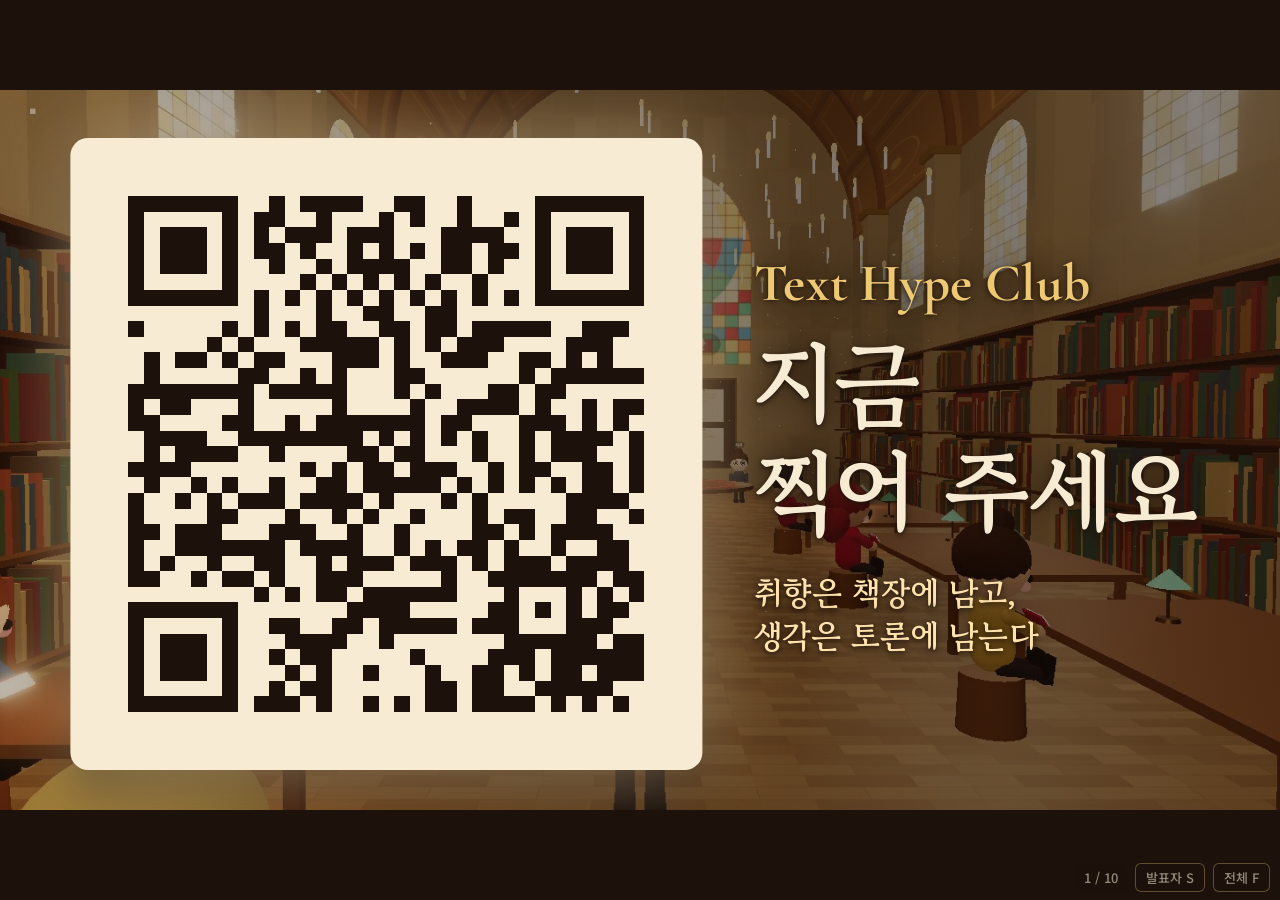
<file: deck/index.html>
<!doctype html>
<html lang="ko">
<head>
<meta charset="utf-8">
<meta name="viewport" content="width=device-width, initial-scale=1, viewport-fit=cover">
<meta name="theme-color" content="#1C120B">
<title>Text Hype Club 발표</title>
<meta name="description" content="취향은 책장에 남고, 생각은 토론에 남는다">
<script>
/* 사이트 주소는 여기 한 곳뿐이다. QR 그림도 함께 바뀌도록 직접 고치지 말고 이 명령을 쓴다.
   python build_deck.py <URL> */
const SITE_URL = "https://sieunthecreator.github.io/text-hype-club/";
</script>
<link rel="preconnect" href="https://fonts.googleapis.com">
<link rel="preconnect" href="https://fonts.gstatic.com" crossorigin>
<link href="https://fonts.googleapis.com/css2?family=Cormorant+Garamond:wght@700&family=Gowun+Batang:wght@400;700&family=Noto+Sans+KR:wght@400;500;700&display=swap" rel="stylesheet">
<style>
:root{
  --bg:#1C120B;--bg2:#2A1A10;--cream:#F7EBD3;--mute:#C9B896;--gold:#EFC873;--amber:#E9A65A;
  --red:#FF4750;--blood:#C8141C;--green:#35D873;--mark-red:#FF3B3B;--stone:#B9A584;--oak:#7A4E28;--light:#FFE3AE;--lamp:#2F6B4F;
  --serif:'Gowun Batang','Batang','바탕','AppleMyungjo','Noto Serif KR',serif;
  --sans:'Noto Sans KR','Malgun Gothic','맑은 고딕','Apple SD Gothic Neo',sans-serif;
  --logo:'Cormorant Garamond','Georgia','Times New Roman',serif;
}
*{box-sizing:border-box;margin:0;padding:0}
html,body{height:100%;background:var(--bg);color:var(--cream);font-family:var(--sans);overflow:hidden;-webkit-text-size-adjust:100%}
#stage{position:absolute;left:0;top:0;width:1600px;height:900px;transform-origin:0 0;overflow:hidden;background:var(--bg2);touch-action:pan-y;user-select:none;-webkit-user-select:none}
.portrait #stage{width:900px;height:1600px}

/* 슬라이드 공통 */
.s{position:absolute;inset:0;visibility:hidden;opacity:0;transition:opacity .55s ease,visibility 0s linear .55s;overflow:hidden}
.s.active{visibility:visible;opacity:1;transition:opacity .55s ease}
.notes{display:none}
.bg{position:absolute;inset:0;background:url(assets/hall.jpg) center/cover no-repeat;transform:scale(1.02)}
.s.active .bg{animation:push 22s ease-out forwards}
@keyframes push{from{transform:scale(1.02)}to{transform:scale(1.1)}}
.sc{position:absolute;inset:0}
.sc-left{background:linear-gradient(90deg,rgba(28,18,11,.94) 0,rgba(28,18,11,.84) 46%,rgba(28,18,11,.28) 78%,rgba(28,18,11,.12) 100%)}
.sc-all{background:linear-gradient(180deg,rgba(28,18,11,.68),rgba(42,26,16,.86))}
.sc-top{background:linear-gradient(180deg,rgba(28,18,11,.9) 0,rgba(28,18,11,.8) 30%,rgba(42,26,16,.6) 100%)}
.sc-glow{background:radial-gradient(ellipse at 50% 42%,rgba(28,18,11,.12) 0,rgba(28,18,11,.5) 60%,rgba(28,18,11,.88) 100%)}
.in{position:absolute;inset:0;padding:60px 88px 64px;display:flex;flex-direction:column}
.portrait .in{padding:84px 56px 84px}
.r{opacity:0;transform:translateY(30px);transition:opacity .75s cubic-bezier(.2,.7,.2,1),transform .75s cubic-bezier(.2,.7,.2,1);transition-delay:0s}
.s.active .r{opacity:1;transform:none;transition-delay:calc(var(--i,0)*130ms + 180ms)}

/* 글자 */
.k{font:500 28px/1.2 var(--sans);letter-spacing:.14em;color:var(--gold)}
h1,h2{font-family:var(--serif);font-weight:700;color:var(--cream);letter-spacing:-.01em;word-break:keep-all}
h1{font-size:104px;line-height:1.24}
h2{font-size:74px;line-height:1.22;margin-top:10px}
.lead{font:400 38px/1.5 var(--sans);color:var(--cream);word-break:keep-all}
.cap{font:400 27px/1.42 var(--sans);color:var(--mute);word-break:keep-all}
.gold{color:var(--gold)}
.tag{display:inline-block;font:500 22px/1 var(--sans);color:var(--bg);background:var(--gold);padding:7px 12px 8px;border-radius:5px;letter-spacing:.02em}
.logo{font-family:var(--logo);font-weight:700;color:var(--gold);letter-spacing:.005em;white-space:nowrap}
.pen{position:relative;display:inline-block}
.pen::after{content:"";position:absolute;left:-2%;right:-2%;bottom:-.03em;height:2px;border-radius:99px;background:var(--gold,#EFC873);transform:scaleX(0);transform-origin:left}
.s.active .pen::after{transform:scaleX(1);transition:transform 1s cubic-bezier(.6,.05,.2,1) 1s}
.portrait h1{font-size:92px}
.portrait h2{font-size:70px}
.portrait .lead{font-size:42px}
.portrait .cap{font-size:32px}
.portrait .k{font-size:32px}

/* 이미지 칸: assets/shots/이름.jpg 가 있으면 그 사진이, 없으면 예시 그림이 보인다 */
.slot{position:relative;overflow:hidden;border-radius:14px;background:var(--bg);box-shadow:0 18px 50px rgba(28,18,11,.55),0 0 0 2px rgba(239,200,115,.55)}
.slot>img{position:absolute;inset:0;width:100%;height:100%;object-fit:cover;z-index:2}
.slot.contain>img{object-fit:contain;background:var(--bg)}
.s.active .slot:not(.still)>img{animation:push2 20s ease-out forwards}
@keyframes push2{from{transform:scale(1)}to{transform:scale(1.07)}}
.fb{position:absolute;inset:0;background-size:cover;background-position:center}
.fb-tag{position:absolute;right:12px;bottom:12px;z-index:1;font:500 21px/1 var(--sans);color:var(--cream);background:rgba(28,18,11,.82);padding:7px 11px 8px;border-radius:5px}

/* 1 표지 */
.title .in{align-items:center;justify-content:center;text-align:center;gap:26px}
.bookdoor{position:relative;width:980px;aspect-ratio:1599/900;border-radius:10px;overflow:hidden;box-shadow:0 30px 80px rgba(28,18,11,.75),0 0 90px rgba(255,227,174,.35)}
.bookdoor img{width:100%;height:100%;object-fit:cover;display:block}
.s.active .bookdoor img{animation:push2 22s ease-out forwards}
.bookdoor .logo{position:absolute;inset:0;display:flex;align-items:center;justify-content:center;font-size:124px;text-shadow:0 3px 0 rgba(60,20,8,.65),0 0 30px rgba(28,18,11,.5)}
.catch{font:700 50px/1.35 var(--serif);color:var(--cream);text-shadow:0 2px 16px rgba(28,18,11,.8);word-break:keep-all}
.title .cap{color:var(--light);text-shadow:0 1px 10px rgba(28,18,11,.9)}
.portrait .bookdoor{width:790px}
.portrait .bookdoor .logo{font-size:100px}

/* 2 질문 */
.hook .in{justify-content:center;gap:54px}
.vs{display:flex;align-items:center;gap:38px;font:700 54px/1.1 var(--serif)}
.vs i{font:700 italic 44px/1 var(--logo);color:var(--amber)}
.vs b{color:var(--cream)}
.vs .q{color:var(--gold)}

/* 3 이름 */
.name .in{justify-content:center;align-items:center;text-align:center;gap:18px}
.hype{font:700 300px/1 var(--logo);color:var(--gold);text-shadow:0 8px 60px rgba(28,18,11,.8)}
.words{display:flex;gap:46px;font:700 58px/1.3 var(--serif);flex-wrap:wrap;justify-content:center}
.words span+span::before{content:"·";margin-right:46px;color:var(--amber)}
.name .lead{margin-top:30px;text-shadow:0 1px 14px rgba(28,18,11,.9)}
.portrait .hype{font-size:250px}
.portrait .words{flex-direction:column;gap:6px}
.portrait .words span+span::before{display:none}

/* 4 고리 */
.split{display:grid;grid-template-columns:1fr 1fr;gap:48px;height:100%;align-items:center}
.portrait .split{grid-template-columns:1fr;grid-template-rows:auto 1fr;gap:40px;align-items:start}
.lens{display:grid;grid-template-columns:120px 1fr;gap:18px 18px;margin-top:40px;align-items:baseline}
.lens b{font:700 44px/1.2 var(--serif)}
.lens span{font:400 29px/1.35 var(--sans);color:var(--mute);word-break:keep-all}
.ring{position:relative;width:720px;height:720px;justify-self:center}
.ring svg{position:absolute;inset:0;width:100%;height:100%}
.s.active .ring circle.run{animation:run 26s linear infinite}
@keyframes run{to{stroke-dashoffset:-400}}
.node{position:absolute;transform:translate(-50%,-50%);background:var(--bg);border:2px solid var(--gold);border-radius:16px;padding:14px 22px 16px;text-align:center;min-width:176px;box-shadow:0 10px 30px rgba(28,18,11,.5)}
.node b{display:block;font:700 34px/1.2 var(--serif);white-space:nowrap}
.node small{display:block;font:500 23px/1.2 var(--sans);margin-top:5px}
.ring-c{position:absolute;left:50%;top:50%;transform:translate(-50%,-50%);text-align:center;font:700 44px/1.3 var(--serif);color:var(--gold);white-space:nowrap}
.c-me{color:#EFC873}.c-now{color:#E9A65A}.c-we{color:#F7EBD3}
.portrait .ring{transform:scale(1.08);transform-origin:top center;margin-top:10px}

/* 5 책 문 */
.wow1 .split{grid-template-columns:440px 1fr}
.steps{list-style:none;margin-top:34px;display:grid;gap:14px}
.steps li{font:700 36px/1.3 var(--serif);display:flex;gap:18px;align-items:baseline;word-break:keep-all}
.steps li em{font:700 34px/1 var(--logo);color:var(--gold);font-style:normal;min-width:26px}
.door-wrap{aspect-ratio:16/9;width:100%;perspective:1800px}
.door{position:absolute;top:0;bottom:0;width:50%;z-index:3;background:url(assets/art/book.jpg) no-repeat;background-size:200% 100%;box-shadow:0 0 40px rgba(28,18,11,.7);transition:transform 1.9s cubic-bezier(.55,.05,.2,1) .7s,opacity .4s linear 2.3s}
.door.l{left:0;background-position:left center;transform-origin:left center}
.door.rr{right:0;background-position:right center;transform-origin:right center}
.s.active .door.l{transform:rotateY(-104deg);opacity:0}
.s.active .door.rr{transform:rotateY(104deg);opacity:0}
.sub-slot{height:180px;margin-top:20px}
.portrait .wow1 .split{grid-template-columns:1fr}

/* 6 타로 */
.tarot-row{display:flex;gap:44px;align-items:center;flex:1;margin:28px -88px 0 0;min-height:0}
.card{flex:none;width:352px;aspect-ratio:2/3;border-radius:16px;overflow:hidden;transform:rotate(-4deg);box-shadow:0 24px 60px rgba(28,18,11,.7),0 0 70px rgba(255,227,174,.42)}
.card img{width:100%;height:100%;object-fit:cover;display:block}
.arrow{flex:none;font:700 64px/1 var(--logo);color:var(--gold)}
.strip-wrap{flex:1;overflow:hidden;min-width:0}
.strip{display:flex;gap:18px;width:max-content}
.strip img{height:520px;width:auto;display:block;border-radius:8px;border:2px solid rgba(239,200,115,.6)}
.s.active .strip{animation:strip 26s ease-in-out forwards}
@keyframes strip{to{transform:translateX(-430px)}}
.portrait .tarot-row{flex-direction:column;margin:36px -56px 0 0;align-items:flex-start;gap:30px}
.portrait .card{width:300px;margin-left:30px}
.portrait .arrow{display:none}
.portrait .strip-wrap{width:100%;flex:none}
.portrait .strip img{height:640px}

/* 7 밑줄 */
.thread-fig{width:100%;flex:1;min-height:0;margin-top:14px}
.thread-fig text{font-family:var(--serif)}
.thread-fig .pl{stroke-dasharray:1;stroke-dashoffset:1}
.s.active .thread-fig .ul{stroke-dashoffset:0;transition:stroke-dashoffset 1.1s cubic-bezier(.6,.05,.2,1) .7s}
.s.active .thread-fig .th{stroke-dashoffset:0;transition:stroke-dashoffset 1.3s ease calc(1.7s + var(--t,0)*220ms)}
.reader{opacity:0}
.s.active .reader{opacity:1;transition:opacity .6s ease calc(2.4s + var(--t,0)*220ms)}

/* 8 책장 */
.tri{display:grid;grid-template-columns:1.12fr 1fr .9fr;gap:34px;flex:1;min-height:0;margin-top:34px}
.tri>div{display:flex;flex-direction:column;gap:18px;min-height:0;min-width:0}
.tri .slot,.tri .panel{flex:1;min-height:0}
.tri h3{font:700 38px/1.2 var(--serif);color:var(--gold)}
.panel{border-radius:14px;background:rgba(28,18,11,.9);box-shadow:0 0 0 2px rgba(239,200,115,.55),0 18px 50px rgba(28,18,11,.5)}
.shelf{background:linear-gradient(180deg,#3a2212,#2A1A10);padding:22px 22px 0;display:grid;grid-template-rows:1fr 1fr;gap:0}
.row{display:flex;gap:14px;align-items:flex-end;justify-content:center;border-bottom:16px solid var(--oak);padding:8px 8px 0;min-height:0}
.row img{height:92%;max-height:100%;aspect-ratio:2/3;object-fit:cover;border-radius:3px;box-shadow:0 8px 16px rgba(0,0,0,.5);min-width:0}
.vision{display:grid;grid-template-columns:repeat(3,1fr);grid-template-rows:repeat(2,1fr);gap:8px;padding:12px;background:#2A1A10;height:100%}
.vision>*{background-size:cover;background-position:center;border-radius:5px;min-height:0}
.vision .say{grid-column:span 2;background:var(--oak);display:flex;align-items:center;justify-content:center;font:700 34px/1.3 var(--serif);text-align:center;color:var(--cream);padding:6px;word-break:keep-all}
.q-card{padding:30px 28px;display:flex;flex-direction:column;justify-content:center;gap:20px}
.q-card blockquote{font:700 46px/1.35 var(--serif);word-break:keep-all}
.q-card p{font:400 28px/1.45 var(--sans);word-break:keep-all}
.q-card footer{font:400 24px/1.3 var(--sans);color:var(--mute)}
.portrait .tri{grid-template-columns:1fr;grid-template-rows:1.2fr 1fr 1fr;margin-top:30px}

/* 9 Recap */
.recap .split{grid-template-columns:440px 1fr;gap:88px}
.phone{position:relative;width:440px;height:760px;border-radius:30px;overflow:hidden;box-shadow:0 0 0 3px rgba(239,200,115,.8),0 30px 70px rgba(28,18,11,.7)}
.phone.slot{border-radius:30px}
.pfb{position:absolute;inset:0;background:url(assets/art/cover-unsu.jpg) center bottom/cover;display:flex;flex-direction:column;justify-content:center;align-items:center;text-align:center;padding:40px 30px;gap:10px}
.pfb::before{content:"";position:absolute;inset:0;background:linear-gradient(180deg,rgba(28,18,11,.1),rgba(28,18,11,.72))}
.pfb>*{position:relative}
.pfb .big{font:700 104px/1.1 var(--serif);color:var(--gold)}
.pfb .mid{font:700 44px/1.3 var(--serif)}
.pfb small{font:400 27px/1.4 var(--sans);word-break:keep-all}
.pfb .tag{margin-top:18px}
.badge{display:inline-flex;align-items:center;gap:16px;font:700 44px/1 var(--serif);color:var(--bg);background:var(--gold);padding:16px 26px 18px;border-radius:999px}
.badge-row{display:flex;align-items:center;gap:22px;flex-wrap:wrap;margin-top:40px}
.portrait .recap .split{grid-template-columns:1fr;justify-items:center;grid-template-rows:auto 1fr}
.portrait .recap .split>div:last-child{order:-1;justify-self:stretch}
.portrait .phone{width:500px;height:860px}

/* 10 커뮤니티 */
.comm{display:grid;grid-template-columns:440px 1fr;gap:34px;flex:1;min-height:0;margin-top:26px}
.comm .slot{box-shadow:0 0 0 2px rgba(239,200,115,.55),0 18px 50px rgba(28,18,11,.5);background:rgba(28,18,11,.94)}
.gate-m,.post-m{position:absolute;inset:0;padding:26px 30px}
.gate-m{display:flex;flex-direction:column;gap:18px}
.gate-m h3{font:700 36px/1.25 var(--serif);color:var(--gold)}
.gate-m .ask{font:400 29px/1.45 var(--sans);word-break:keep-all}
.opt{display:flex;align-items:center;gap:16px;padding:16px 18px;border-radius:12px;background:var(--bg2);font:700 30px/1.25 var(--serif)}
.opt small{display:block;font:400 24px/1.3 var(--sans);color:var(--mute);margin-top:4px}
.opt svg{flex:none;width:52px;height:52px}
.who{display:flex;align-items:center;gap:12px;font:500 27px/1.2 var(--sans)}
.who b{font-weight:700}
.dot{width:20px;height:20px;border-radius:50%;flex:none}
.dot.g{background:var(--green)}.dot.x{background:var(--mark-red)}
.top{font:500 22px/1 var(--sans);color:var(--bg);background:var(--gold);padding:5px 10px 6px;border-radius:99px;white-space:nowrap}
.post-m{display:flex;flex-direction:column;gap:13px}
.post-m .body{font:700 35px/1.34 var(--serif);word-break:keep-all}
.vote{display:grid;grid-template-columns:1fr 1fr;gap:12px;margin-top:2px}
.vote div{position:relative;background:var(--bg2);border-radius:10px;padding:12px 18px;overflow:hidden;font:700 28px/1.2 var(--sans);display:flex;justify-content:space-between}
.vote div i{position:absolute;left:0;top:0;bottom:0;background:rgba(233,166,90,.38);width:0}
.s.active .vote div i{width:var(--w);transition:width 1.2s ease 1s}
.vote span{position:relative}
.cmt{display:grid;gap:5px;padding-top:12px;border-top:1px solid rgba(201,184,150,.3)}
.cmt p{font:400 27px/1.38 var(--sans);word-break:keep-all}
.portrait .comm{grid-template-columns:1fr;grid-template-rows:.72fr 1fr;margin-top:30px}

/* 11 정직 */
.cols{display:grid;grid-template-columns:repeat(3,1fr);gap:30px;flex:1;margin-top:36px;min-height:0}
.col{padding:30px 30px;display:flex;flex-direction:column;gap:18px}
.col h3{font:700 44px/1.2 var(--serif);color:var(--gold)}
.col ul{list-style:none;display:grid;gap:18px}
.col li{font:400 31px/1.38 var(--sans);word-break:keep-all}
.col li small{display:block;font-size:25px;color:var(--mute);margin-top:3px}
.portrait .cols{grid-template-columns:1fr;gap:22px}
.portrait .col{padding:24px 30px;gap:12px}

/* 12 교실 */
.grid4{display:grid;grid-template-columns:1fr 1fr;gap:26px;flex:1;margin-top:34px;min-height:0}
.use{display:grid;grid-template-columns:170px 1fr;overflow:hidden}
.use>div:first-child{background-size:cover;background-position:center bottom}
.use>div:last-child{padding:24px 30px;display:flex;flex-direction:column;justify-content:center;gap:8px}
.use h3{font:700 44px/1.2 var(--serif);color:var(--gold)}
.use p{font:400 31px/1.4 var(--sans);word-break:keep-all}
.portrait .grid4{grid-template-columns:1fr}

/* 13 QR */
.qr .split{grid-template-columns:680px 1fr;gap:72px}
.plate{width:680px;height:680px;background:var(--cream);border-radius:22px;padding:18px;box-shadow:0 0 110px rgba(255,227,174,.5),0 24px 60px rgba(28,18,11,.6)}
.plate img{width:100%;height:100%;display:block;image-rendering:pixelated}
.qr h1{font-size:82px}
.go{list-style:none;display:grid;gap:14px;margin:32px 0}
.go li{font:500 38px/1.3 var(--sans);display:flex;gap:18px;align-items:baseline;word-break:keep-all}
.go em{font:700 44px/1 var(--logo);color:var(--gold);font-style:normal}
.qr .catch{font-size:36px;color:var(--light)}
.url{font:400 25px/1.3 var(--sans);color:var(--mute);margin-top:18px;word-break:break-all}
.portrait .qr .split{grid-template-columns:1fr;justify-items:center;gap:44px}
.portrait .plate{width:720px;height:720px}
.portrait .qr .split>div:last-child{justify-self:stretch}


/* 9b Recap 배치 */
.recap-g{display:grid;grid-template-columns:400px 1fr;grid-template-rows:auto 1fr;gap:26px 60px;height:100%;align-items:start}
.recap-g .phone{grid-row:1/3;width:400px;height:712px;align-self:center}
.recap-g .month{height:100%;min-height:0}
.month-m{position:absolute;inset:0;padding:20px 26px;display:grid;grid-template-columns:auto 1fr;grid-template-rows:auto 1fr;gap:12px 28px;align-items:center;background:rgba(28,18,11,.94)}
.month-m h3{font:700 38px/1.2 var(--serif);color:var(--gold);grid-column:2}
.m-covers{display:flex;gap:10px;min-height:0}
.m-covers img{height:100%;aspect-ratio:2/3;object-fit:cover;border-radius:4px;min-width:0}
.month-m .m-covers{grid-column:1;grid-row:1/3;height:210px}
.chips{display:flex;gap:10px;flex-wrap:wrap;grid-column:2;align-self:start}
.chips span{font:500 27px/1 var(--sans);padding:12px 18px 13px;border-radius:99px;border:2px solid var(--gold);color:var(--cream);white-space:nowrap}
.portrait .recap-g{grid-template-columns:1fr;grid-template-rows:auto auto auto;gap:26px;justify-items:center}
.portrait .recap-t{order:-1;justify-self:stretch}
.portrait .recap-g .phone{grid-row:auto;width:440px;height:760px}
.portrait .recap-g .month{width:100%;height:300px}

/* 사람들 */
.people{flex:1;min-height:0;margin-top:28px;background:rgba(28,18,11,.92)}
.people-m{position:absolute;inset:0;padding:26px 30px 56px;display:grid;grid-template-columns:repeat(3,1fr);gap:24px}
.pc{display:flex;flex-direction:column;gap:14px;background:var(--bg2);border-radius:12px;padding:22px;min-height:0;align-items:flex-start}
.pc .m-covers{flex:1;width:100%;justify-content:center}
.follow{font:700 27px/1 var(--sans);color:var(--bg);background:var(--gold);padding:12px 22px 13px;border-radius:99px;align-self:center}
.trio{display:flex;gap:64px;justify-content:center;margin-top:24px;font:700 42px/1.2 var(--serif);color:var(--gold)}
.portrait .people-m{grid-template-columns:1fr;padding-bottom:60px}
.portrait .trio{gap:36px}

/* 확장 */
.exp{display:grid;grid-template-columns:repeat(3,1fr);gap:28px;flex:1;margin-top:26px;min-height:0}
.xc{display:flex;flex-direction:column;overflow:hidden;min-height:0}
.xi{flex:1;min-height:0;background-size:cover;background-position:center}
.xi-covers{display:flex;gap:10px;justify-content:center;align-items:flex-end;padding:18px 16px 0;background:var(--bg2);overflow:hidden}
.xi-covers img{flex:1;min-width:0;height:100%;object-fit:cover;object-position:bottom;border-radius:4px 4px 0 0}
.xt{padding:20px 28px 24px;display:flex;flex-direction:column;gap:7px}
.xt h3{font:700 48px/1.2 var(--serif);color:var(--gold)}
.xt p{font:500 31px/1.36 var(--sans);word-break:keep-all}
.xt small{font:400 25px/1.35 var(--sans);color:var(--mute);word-break:keep-all}
.portrait .exp{grid-template-columns:1fr;gap:22px}
.portrait .xc{flex-direction:row}
.portrait .xi{flex:0 0 240px}
.portrait .xt{flex:1;justify-content:center}


/* 최종 구조 */
.flow-g{display:grid;grid-template-columns:500px 1fr;gap:44px;flex:1;min-height:0;align-items:center}
.flow-g .lens{grid-template-columns:96px 1fr;margin-top:30px;gap:12px}
.flow-g .lens b{font-size:38px}.flow-g .lens span{font-size:27px}
.flow{display:grid;grid-template-columns:1fr 1fr;gap:6px 22px;align-items:stretch}
.fn{background:rgba(28,18,11,.92);border-radius:14px;padding:12px 18px 14px;text-align:center;box-shadow:0 0 0 2px rgba(239,200,115,.5)}
.fn.wide,.fa.wide{grid-column:1/3}
.fn b{display:block;font:700 40px/1.2 var(--serif)}
.fn small{display:block;font:400 25px/1.3 var(--sans);color:var(--mute);margin-top:3px}
.fn i{font-style:normal;font-weight:500}
.fn.hot{background:var(--gold);box-shadow:0 0 44px rgba(255,227,174,.55)}
.fn.hot b,.fn.hot small,.fn.hot i{color:var(--bg)}
.fa{text-align:center;font:700 30px/1 var(--logo);color:var(--gold)}
.tabs{display:flex;justify-content:center;align-items:center;gap:12px;margin-top:18px;font:500 28px/1 var(--sans);flex-wrap:wrap}
.tabs span{padding:12px 24px 14px;border-radius:12px;background:rgba(28,18,11,.92);box-shadow:0 0 0 1.5px rgba(239,200,115,.45)}
.tabs span.on{color:var(--gold);box-shadow:0 0 0 2.5px var(--gold)}
.tabs em{font-style:normal;color:var(--mute);margin-left:8px}
.portrait .flow-g{grid-template-columns:1fr;gap:30px;align-items:start}
.wow1 .split{grid-template-columns:500px 1fr}
.two{display:grid;grid-template-columns:1fr 1fr;gap:14px;margin-top:26px}
.two .slot{aspect-ratio:4/3}
.portrait .wow1 .split{grid-template-columns:1fr}
.swipe-row{display:flex;align-items:center;gap:26px;flex:1;min-height:0;margin-top:22px}
.side-hint{flex:none;width:130px;text-align:center;font:700 72px/1 var(--logo);color:var(--mute)}
.side-hint small{display:block;font:500 26px/1.3 var(--sans);margin-top:10px;word-break:keep-all}
.side-hint.gold,.side-hint.gold small{color:var(--gold)}
.swipe{flex:1;height:100%;min-width:0;background:rgba(28,18,11,.96)}
.s.active .swipe{animation:sway 7s ease-in-out infinite alternate}
@keyframes sway{from{transform:rotate(-.7deg) translateX(-8px)}to{transform:rotate(.7deg) translateX(8px)}}
.swipe-m{position:absolute;inset:0;display:grid;grid-template-columns:.62fr 1.38fr}
.sw-prof{padding:30px 28px;display:flex;flex-direction:column;gap:9px;min-width:0}
.sw-prof .who{font-size:34px}
.match{font:500 28px/1.3 var(--sans);color:var(--cream);margin-bottom:8px}
.match b{font:700 56px/1.15 var(--serif);color:var(--gold);display:block}
.lbl{font:500 23px/1.2 var(--sans);color:var(--mute);margin-top:8px}
.bk,.ln{font:700 34px/1.3 var(--serif);word-break:keep-all}
.sw-shelf{background:linear-gradient(180deg,#4b2c15,#2A1A10);padding:18px 24px 0;display:grid;grid-template-rows:1fr 1fr;min-height:0}
.portrait .swipe-row{flex-wrap:wrap;justify-content:space-between}
.portrait .swipe{order:-1;flex:0 0 100%;height:900px}
.portrait .swipe-m{grid-template-columns:1fr;grid-template-rows:auto 1fr}
.fchip{font:500 25px/1 var(--sans);padding:8px 16px 9px;border-radius:99px;box-shadow:0 0 0 1.5px rgba(239,200,115,.55)}
.fchip.on{background:var(--gold);color:var(--bg)}
.ask-q{font:700 44px/1.3 var(--serif);color:var(--gold);margin-bottom:22px;word-break:keep-all}
.strip-wrap .strip img{height:400px}
.portrait .strip-wrap .strip img{height:520px}
.tarot-row .card{width:320px}
.read-g{display:grid;grid-template-columns:600px 1fr;gap:40px;flex:1;min-height:0;align-items:center}
.read-slot{height:300px;margin-top:22px}
.read .thread-fig{height:100%;margin:0}
.portrait .read-g{grid-template-columns:1fr;align-items:start;gap:26px}
.portrait .read .thread-fig{height:auto}
.home-g{display:grid;grid-template-columns:1.1fr 1fr;gap:30px;flex:1;min-height:0;margin-top:28px}
.home-g .slot{background:rgba(28,18,11,.95)}
.feed-m,.rc-m{position:absolute;inset:0;padding:28px 34px;display:flex;flex-direction:column;gap:16px;justify-content:center}
.feed-m .who{gap:12px}
.feed-m blockquote{font:700 74px/1.3 var(--serif);margin-top:8px}
.acts{display:flex;gap:34px;font:500 30px/1 var(--sans);color:var(--gold);margin-top:14px;flex-wrap:wrap}
.noti{align-self:flex-start;font:500 30px/1 var(--sans);color:var(--bg);background:var(--gold);padding:15px 24px 17px;border-radius:14px;box-shadow:0 0 34px rgba(255,227,174,.55)}
.rc-m h3{font:700 54px/1.2 var(--serif)}
.rc-list{display:flex;flex-wrap:wrap;gap:10px}
.rc-list span{font:500 28px/1 var(--sans);padding:11px 16px 13px;border-radius:9px;background:var(--bg2);box-shadow:0 0 0 1.5px rgba(239,200,115,.4)}
.portrait .home-g{grid-template-columns:1fr}


/* 2분 버전 */
.sc-glow2{position:absolute;inset:0;background:radial-gradient(ellipse at 50% 50%,rgba(28,18,11,.82) 0,rgba(28,18,11,.62) 55%,rgba(28,18,11,.3) 100%)}
.sc-left{background:linear-gradient(90deg,rgba(28,18,11,.55) 0,rgba(28,18,11,.8) 42%,rgba(28,18,11,.82) 70%,rgba(28,18,11,.6) 100%)}
.pz{opacity:0;transform:scale(1.14);filter:blur(10px);transition:none}
.s.active .pz{opacity:1;transform:none;filter:none;transition:opacity .8s ease .1s,transform 1.1s cubic-bezier(.16,.84,.3,1) .1s,filter .8s ease .1s}
.q-g{display:grid;grid-template-columns:790px 1fr;gap:64px;align-items:center;height:100%}
.q-g .plate{width:790px;height:790px;padding:14px;animation:none}
.mega{font-size:116px;line-height:1.16;margin:16px 0 34px}
.q1 .catch{font-size:40px;color:var(--light)}
.endline{font:700 76px/1.3 var(--serif);word-break:keep-all;color:var(--cream)}
.center-l{justify-content:center}
.center-c{justify-content:center;align-items:center;text-align:center;gap:34px}
.giant{font-size:132px;line-height:1.24}
.row4{display:flex;gap:26px;font:700 56px/1.2 var(--serif);color:var(--gold);flex-wrap:wrap;justify-content:center}
.row4 span+span::before{content:"·";margin-right:26px;color:var(--amber)}
.fut{font-size:34px;color:var(--cream)}
.duo{display:grid;grid-template-columns:1fr 1fr;gap:40px;flex:1;min-height:0}
.d1{display:grid;grid-template-columns:auto 1fr;gap:34px;align-items:center;min-height:0;height:100%}
.ph{height:730px;width:auto;border-radius:30px;box-shadow:0 0 0 4px var(--gold),0 0 70px rgba(255,227,174,.5),0 28px 70px rgba(28,18,11,.7)}
.s.active .ph.lt{opacity:1;transform:rotate(-1.8deg);filter:none}
.s.active .ph.rt{opacity:1;transform:rotate(1.8deg);filter:none;transition-delay:.45s}
.big{font-size:96px;line-height:1.12;color:var(--gold);margin:0 0 18px}
.duo .lead{font-size:33px}
.smp{text-align:right;margin-top:6px;font-size:24px}
.film{background:#000}
#film{position:absolute;inset:0;width:100%;height:100%;object-fit:contain;background:#000}
#film-play,#film-sound{position:absolute;z-index:3;display:none;cursor:pointer;font:700 44px/1 var(--serif);color:var(--bg);background:var(--gold);border:0;border-radius:99px;box-shadow:0 0 60px rgba(255,227,174,.6)}
#film-play{left:50%;top:50%;transform:translate(-50%,-50%);padding:32px 60px 36px;font-size:60px}
#film-sound{right:40px;bottom:40px;padding:20px 34px 24px}
#film-missing{position:absolute;left:50%;bottom:60px;transform:translateX(-50%);display:none;font:500 30px/1.3 var(--sans);color:var(--cream);background:rgba(28,18,11,.85);padding:14px 22px;border-radius:10px;white-space:nowrap}
.filming #ui{opacity:0}
.filming #ui:hover{opacity:1}
.portrait .q-g{grid-template-columns:1fr;align-content:center;justify-items:center;text-align:center;gap:50px}
.portrait .q-g .plate{width:788px;height:788px}
.portrait .giant{font-size:92px}
.portrait .mega{font-size:100px}
.portrait .endline{font-size:66px}
.portrait .duo{grid-template-columns:1fr;gap:26px}
.portrait .ph{height:640px}
.portrait .big{font-size:82px}
.portrait .sc-left{background:rgba(28,18,11,.78)}
.embed .pz{opacity:1!important;transform:none!important;filter:none!important}


/* 금빛을 살린다 */
.sc-left{background:linear-gradient(90deg,rgba(28,18,11,.28) 0,rgba(28,18,11,.52) 45%,rgba(28,18,11,.5) 100%)}
.sc-all{background:rgba(28,18,11,.4)}
.sc-glow2{background:radial-gradient(ellipse at 50% 52%,rgba(28,18,11,.62) 0,rgba(28,18,11,.34) 60%,rgba(28,18,11,.08) 100%)}
.giant,.mega,.endline,.big,.logo,.catch,.lead,.row4,.fut,.cap{text-shadow:0 2px 6px rgba(28,18,11,.95),0 0 34px rgba(28,18,11,.9)}
.big{font-size:80px;white-space:nowrap}
.q2 .q-g{grid-template-columns:660px 1fr}
.q2 .q-g .plate{width:660px;height:660px}
.endline{font-size:68px}
.portrait .q2 .q-g{grid-template-columns:1fr}
.portrait .q2 .q-g .plate{width:788px;height:788px}
.portrait .big{font-size:82px}

/* 도구 */
#ui{position:fixed;right:10px;bottom:8px;display:flex;align-items:center;gap:8px;z-index:9;font:500 13px/1 var(--sans);opacity:.55;transition:opacity .2s}
#ui:hover,#ui:focus-within{opacity:1}
#ui button{font:500 13px/1 var(--sans);color:var(--cream);background:rgba(28,18,11,.82);border:1px solid rgba(239,200,115,.6);border-radius:6px;padding:7px 10px;cursor:pointer}
#count{color:var(--cream);background:rgba(28,18,11,.82);padding:7px 9px;border-radius:6px}
#toast{position:fixed;left:50%;bottom:22px;transform:translateX(-50%);z-index:10;background:var(--bg);border:1px solid var(--gold);padding:10px 14px;border-radius:8px;font-size:14px;display:none;word-break:keep-all;max-width:90vw}
.embed #ui{display:none}
.embed .r,.embed .reader{opacity:1!important;transform:none!important;transition:none!important}
.embed .s,.embed .s *{animation:none!important}
.embed .pl{stroke-dashoffset:0!important}
.embed .door{display:none}
.embed .s.active .swipe{animation:none}
.embed .s{transition:none}
.embed .pen::after{transform:none}

/* 발표자 화면 */
#pv{display:none;position:fixed;inset:0;background:var(--bg);grid-template-columns:minmax(0,1.5fr) minmax(280px,1fr);gap:18px;padding:18px;overflow:auto}
.presenter #stage,.presenter #ui{display:none}
.presenter #pv{display:grid}
.presenter,.presenter body{overflow:auto}
#pv-script{overflow:auto;background:var(--bg2);border-radius:12px;padding:22px 28px;min-height:0}
#pv-script h2{font:700 25px/1.3 var(--serif);color:var(--gold);margin:0 0 14px}
#pv-script p{font:400 clamp(21px,2.1vw,32px)/1.72 var(--sans);margin-bottom:.7em;word-break:keep-all;user-select:text;-webkit-user-select:text}
.cue{color:var(--amber);font-size:.78em;font-weight:500}
#pv-side{display:flex;flex-direction:column;gap:12px;min-height:0}
.pv-f{position:relative;aspect-ratio:16/9;width:100%;background:#000;border-radius:8px;overflow:hidden;outline:1px solid rgba(239,200,115,.5)}
.pv-f iframe{position:absolute;inset:0;width:100%;height:100%;border:0;pointer-events:none}
.pv-l{font:500 14px/1.3 var(--sans);color:var(--mute)}
#pv-time{display:flex;align-items:baseline;gap:14px;flex-wrap:wrap}
#t-all{font:700 46px/1 var(--sans);font-variant-numeric:tabular-nums;color:var(--cream)}
#t-goal{font-size:15px;color:var(--mute)}
#t-goal.over{color:var(--red)}
.pv-b{display:flex;gap:8px;flex-wrap:wrap}
.pv-b button{flex:1;min-height:44px;font:500 15px/1 var(--sans);color:var(--cream);background:var(--bg2);border:1px solid rgba(239,200,115,.55);border-radius:8px;cursor:pointer;white-space:nowrap;padding:0 10px}
@media (max-width:760px){#pv{grid-template-columns:1fr;grid-auto-rows:max-content}#pv-side{order:-1}#pv-next-w,#pv-now-w{display:none}}

@media (prefers-reduced-motion:reduce){
  .s,.r,.reader,.pen::after,.vote div i{transition:none!important}
  .r,.pz{opacity:1!important;transform:none!important;filter:none!important;transition:none!important}
  .reader{opacity:1!important}
  .bg,.s .slot>img,.bookdoor img,.strip,.swipe{animation:none!important}
  .door{display:none}
  .pl{stroke-dashoffset:0!important;transition:none!important}
  .pen::after{transform:none}
  .vote div i{width:var(--w)!important}
}

.grow-h{font-size:64px;line-height:1.25;margin:0 0 30px;text-align:center;font-family:'Gowun Batang',Batang,serif;color:#fff6e4;text-shadow:0 2px 18px rgba(30,16,4,.75)}
.grow{display:grid;grid-template-columns:repeat(3,1fr);gap:20px;width:min(1280px,88vw);margin:0 auto;text-align:left}
.grow-c{background:rgba(34,22,13,.86);border:1px solid rgba(239,200,115,.55);border-radius:18px;padding:24px 26px}
.grow-c h3{margin:0 0 12px;font-family:'Gowun Batang',Batang,serif;font-size:36px;color:#efc873}
.grow-c p{margin:0;color:#f7ebd3;font-size:23px;line-height:1.45;word-break:keep-all}
.grow-c .now,.grow-c .next{display:inline-block;margin:10px 0 5px;padding:2px 11px;border-radius:12px;font-size:17px;font-weight:700}
.grow-c .now{background:#35d873;color:#08120c}
.grow-c .next{background:rgba(239,200,115,.24);color:#efc873}
@media (max-width:700px){.grow{grid-template-columns:1fr;gap:10px}.grow-h{font-size:30px;margin-bottom:12px}.grow-c{padding:12px 14px}.grow-c h3{font-size:20px;margin-bottom:2px}.grow-c p{font-size:13px}.grow-c .now,.grow-c .next{font-size:11px;margin:4px 0 2px}}

.fl-h{font-size:58px;line-height:1.25;margin:0 0 24px;text-align:center;font-family:'Gowun Batang',Batang,serif;color:#fff6e4;text-shadow:0 2px 18px rgba(30,16,4,.8)}
.flow{display:flex;align-items:center;justify-content:center;gap:22px;width:100%}
.fl-item{margin:0;width:330px;text-align:center}
.fl-phone{position:relative;height:560px;border-radius:26px;background-size:cover;background-position:center top;box-shadow:0 0 0 3px #efc873,0 22px 54px rgba(30,16,4,.6);overflow:hidden}
.fl-item figcaption{margin-top:15px;color:#fff6e4;font-size:22px;font-weight:700;line-height:1.35;word-break:keep-all;text-shadow:0 1px 10px rgba(30,16,4,.95)}
.fl-arrow{color:#efc873;font-size:46px;font-weight:700;text-shadow:0 2px 12px rgba(30,16,4,.8)}
.fl-cap{position:absolute;left:0;right:0;bottom:0;margin:0;padding:64px 20px 26px;text-align:left;color:#fff;font-size:24px;font-weight:700;line-height:1.45;background:linear-gradient(180deg,transparent,rgba(4,2,1,.94) 44%);word-break:keep-all}
.fl-cap b{color:#ff4750}
@media (max-width:700px){.fl-h{font-size:24px;margin-bottom:10px}.flow{gap:4px}.fl-item{width:29vw}.fl-phone{height:50vw;border-radius:10px}.fl-item figcaption{font-size:10px;margin-top:6px}.fl-arrow{font-size:14px}.fl-cap{padding:18px 6px 8px;font-size:9px}}
.s[data-title="확장"] .sc{background:rgba(28,17,8,.66)!important}

.feat-sc{position:absolute;inset:0;background:linear-gradient(90deg,rgba(28,17,8,.86),rgba(28,17,8,.58) 62%,rgba(28,17,8,.4))}
.feat{display:grid;grid-template-columns:1fr auto;align-items:center;gap:40px;height:100%;padding:30px 70px;box-sizing:border-box}
.feat-no{margin:0 0 6px;width:58px;height:58px;display:flex;align-items:center;justify-content:center;border-radius:50%;background:#efc873;color:#2a1608;font-size:32px;font-weight:700;font-family:'Gowun Batang',Batang,serif}
.feat h1{margin:0;font-size:78px;line-height:1.15;color:#fff6e4;font-family:'Gowun Batang',Batang,serif}
.feat-sub{margin:10px 0 26px;font-size:32px;color:#efc873;font-family:'Gowun Batang',Batang,serif;word-break:keep-all}
.feat ul{list-style:none;margin:0;padding:0}
.feat li{position:relative;margin:0 0 14px;padding-left:26px;font-size:29px;line-height:1.35;color:#f7ebd3;word-break:keep-all}
.feat li::before{content:'';position:absolute;left:0;top:.55em;width:12px;height:2px;background:#efc873}
.feat .cap{margin-top:22px;font-size:18px;color:#d9c8a8}
.feat-phones{display:flex;gap:22px}
.feat-phones .fl-phone{width:405px;height:720px}
.feat-phones.n2 .fl-phone{width:368px;height:654px}
@media (max-width:700px){.feat{grid-template-columns:1fr;gap:8px;padding:12px 14px;align-content:center}.feat-no{width:26px;height:26px;font-size:14px}.feat h1{font-size:26px}.feat-sub{font-size:14px;margin:3px 0 7px}.feat li{font-size:12px;margin-bottom:3px;padding-left:12px}.feat li::before{width:7px}.feat .cap{font-size:10px;margin-top:4px}.feat-phones{justify-content:center;gap:8px}.feat-phones .fl-phone,.feat-phones.n2 .fl-phone{width:30vw;height:53.3vw;border-radius:9px}}
</style>
</head>
<body>
<main id="stage" aria-live="polite">

<section class="s q1" data-title="지금 찍어 주세요">
  <div class="bg"></div><div class="sc sc-left"></div>
  <div class="in">
    <div class="q-g">
      <div class="plate pz"><img class="qrimg" src="assets/qr.png" alt="Text Hype Club 입장 QR 코드"></div>
      <div>
        <div class="logo r" style="font-size:66px">Text Hype Club</div>
        <h1 class="r mega">지금<br>찍어 주세요</h1>
        <p class="catch r">취향은 책장에 남고,<br>생각은 토론에 남는다</p>
      </div>
    </div>
  </div>
  <aside class="notes" data-sec="8">
    <p>선생님들, 지금 이 QR을 찍어 주세요. (QR을 가리키며) 찍으셨으면 40초만 화면을 봐 주세요.</p>
  </aside>
</section>

<section class="s film" data-title="영상" id="film-slide">
  <video id="film" src="assets/short.mp4" loop playsinline preload="auto" poster="assets/film-poster.jpg"></video>
  <button id="film-play" type="button">눌러서 재생</button>
  <button id="film-sound" type="button">소리 켜기</button>
  <p id="film-missing">영상 파일을 넣어 주세요: assets/short.mp4</p>
  <aside class="notes" data-sec="40">
    <p>(영상 40초. 끝날 때까지 말하지 않습니다. 소리가 안 나오면 화면의 소리 켜기를 누르고, 멈춰 있으면 눌러서 재생을 누릅니다. 끝나면 다음으로 넘깁니다.)</p>
  </aside>
</section>

<section class="s" data-title="책추천">
  <div class="bg"></div><div class="sc feat-sc"></div>
  <div class="in feat">
    <div class="feat-text">
      <p class="feat-no">1</p>
      <h1 class="pz">책추천</h1>
      <p class="feat-sub">제목 대신 질문, 그리고 1분 예고편</p>
      <ul class="r"><li>제목을 가린 질문 카드로 책 고르기</li><li>타로처럼 오늘의 카드 뽑기</li><li>결정적인 순간에 끊기는 웹툰 예고편</li></ul>
      <p class="cap smp">실제 앱 화면 · 독자와 숫자는 샘플</p>
    </div>
    <div class="feat-phones r n2"><div class="fl-phone" style="background-image:url(assets/shots/reco.jpg)"></div><div class="fl-phone" style="background-image:url(assets/shots/webtoon.jpg)"><p class="fl-cap">돈 한 푼 안 받고 일했어요.<br>얼마나요? <b>3년 하고 7개월이요.</b></p></div></div>
  </div>
  <aside class="notes" data-sec="13">
    <p>첫째, 책추천. 제목을 가린 질문으로 책을 고릅니다. 타로 카드를 뽑으면 1분 웹툰 예고편이 나오고, 「봄봄」처럼 결정적인 순간에 끊깁니다.</p>
  </aside>
</section>

<section class="s" data-title="열람실">
  <div class="bg"></div><div class="sc feat-sc"></div>
  <div class="in feat">
    <div class="feat-text">
      <p class="feat-no">2</p>
      <h1 class="pz">열람실</h1>
      <p class="feat-sub">걸어 들어가 함께 읽는 3D 도서관</p>
      <ul class="r"><li>내 캐릭터로 걸어가 자리에 앉기</li><li>15~60분 타이머와 집중 음악</li><li>문장을 누르면 빨간 펜 밑줄, 같은 문장의 사람들과 연결</li></ul>
      <p class="cap smp">실제 앱 화면 · 독자와 숫자는 샘플</p>
    </div>
    <div class="feat-phones r n2"><div class="fl-phone" style="background-image:url(assets/shots/seat.jpg)"></div><div class="fl-phone" style="background-image:url(assets/shots/underline.jpg)"></div></div>
  </div>
  <aside class="notes" data-sec="14">
    <p>둘째, 열람실. 3D 도서관을 캐릭터로 걸어가 앉으면 타이머가 돕니다. 집중 음악을 켜고 고전 원문을 읽다가, 문장을 누르면 빨간 펜 밑줄이 그어지고 같은 문장의 사람들이 이어집니다.</p>
  </aside>
</section>

<section class="s" data-title="과몰입방">
  <div class="bg"></div><div class="sc feat-sc"></div>
  <div class="in feat">
    <div class="feat-text">
      <p class="feat-no">3</p>
      <h1 class="pz">과몰입방</h1>
      <p class="feat-sub">작품마다 열리는 토론 게시판</p>
      <ul class="r"><li>사서의 질문으로 읽음 인증</li><li>읽었으면 초록, 구경은 빨강</li><li>글쓰기, 찬반 투표, 댓글 토론</li></ul>
      <p class="cap smp">실제 앱 화면 · 독자와 숫자는 샘플</p>
    </div>
    <div class="feat-phones r n2"><div class="fl-phone" style="background-image:url(assets/shots/gate.jpg)"></div><div class="fl-phone" style="background-image:url(assets/shots/post.jpg)"></div></div>
  </div>
  <aside class="notes" data-sec="13">
    <p>셋째, 과몰입방. 작품마다 게시판이 있습니다. 사서의 질문을 맞히면 초록, 안 읽었으면 빨강 표시로 가입하고, 글을 쓰고, 찬반 투표하고, 댓글로 토론합니다.</p>
  </aside>
</section>

<section class="s" data-title="책장구경">
  <div class="bg"></div><div class="sc feat-sc"></div>
  <div class="in feat">
    <div class="feat-text">
      <p class="feat-no">4</p>
      <h1 class="pz">책장구경</h1>
      <p class="feat-sub">얼굴이 아니라 책장으로 만나는 친구</p>
      <ul class="r"><li>프로필, 인생책, 좋아하는 문장</li><li>취향 일치율과 상대의 책장</li><li>오른쪽은 친구 추가, 왼쪽은 넘기기</li></ul>
      <p class="cap smp">실제 앱 화면 · 독자와 숫자는 샘플</p>
    </div>
    <div class="feat-phones r n1"><div class="fl-phone" style="background-image:url(assets/shots/swipe.jpg)"></div></div>
  </div>
  <aside class="notes" data-sec="10">
    <p>넷째, 책장구경. 틴더처럼 넘기는데 주인공은 얼굴이 아니라 책장입니다. 인생책과 좋아하는 문장을 보고, 오른쪽으로 밀면 친구가 됩니다.</p>
  </aside>
</section>

<section class="s" data-title="홈">
  <div class="bg"></div><div class="sc feat-sc"></div>
  <div class="in feat">
    <div class="feat-text">
      <p class="feat-no">5</p>
      <h1 class="pz">홈</h1>
      <p class="feat-sub">독서가 올라오는 SNS 피드</p>
      <ul class="r"><li>친구의 문장과 글</li><li>좋아요, 댓글, 저장, 공유</li><li>전체, 팔로잉, 인기 필터</li></ul>
      <p class="cap smp">실제 앱 화면 · 독자와 숫자는 샘플</p>
    </div>
    <div class="feat-phones r n1"><div class="fl-phone" style="background-image:url(assets/shots/home.jpg)"></div></div>
  </div>
  <aside class="notes" data-sec="6">
    <p>다섯째, 홈. 친구의 문장과 글이 피드로 올라오고, 좋아요와 댓글로 반응합니다.</p>
  </aside>
</section>

<section class="s" data-title="내 책장과 결산">
  <div class="bg"></div><div class="sc feat-sc"></div>
  <div class="in feat">
    <div class="feat-text">
      <p class="feat-no">6</p>
      <h1 class="pz">내 책장 · 분기 결산</h1>
      <p class="feat-sub">내 취향이 남고, 자랑이 됩니다</p>
      <ul class="r"><li>나만의 표지를 만들어 3D 책장에</li><li>분기 결산이 알림으로 도착</li><li>이미지와 영상으로 저장, SNS 공유</li></ul>
      <p class="cap smp">실제 앱 화면 · 독자와 숫자는 샘플</p>
    </div>
    <div class="feat-phones r n1"><div class="fl-phone" style="background-image:url(assets/shots/recap.jpg)"></div></div>
  </div>
  <aside class="notes" data-sec="10">
    <p>그리고 프로필. 내 표지를 직접 만들어 3D 책장에 꽂고, 분기마다 독서 결산이 알림으로 도착합니다. 이미지로 저장해 SNS에 공유합니다.</p>
  </aside>
</section>

<section class="s" data-title="확장">
  <div class="bg"></div><div class="sc feat-sc"></div>
  <div class="in center-c">
    <h1 class="pz giant">이 도서관은,<br><span class="pen">계속 커집니다</span></h1>
    <p class="row4 r"><span>고전은 해마다</span><span>ISBN으로 어떤 책이든</span><span>다음은 교실</span></p>
    <p class="cap r fut">다음 단계는 앞으로의 가능성입니다</p>
  </div>
  <aside class="notes" data-sec="6">
    <p>고전은 해마다 늘고, 지금도 ISBN으로 어떤 책이든 책장에 꽂을 수 있습니다. 다음은 교실입니다.</p>
  </aside>
</section>

<section class="s q2" data-title="마지막: 문장과 QR">
  <div class="bg"></div><div class="sc sc-left"></div>
  <div class="in">
    <div class="q-g">
      <div class="plate pz"><img class="qrimg" src="assets/qr.png" alt="Text Hype Club 입장 QR 코드"></div>
      <div>
        <p class="pz endline">취향은 책장에 남고,<br>생각은 <span class="gold">토론</span>에 남는다</p>
        <div class="logo r" style="font-size:66px;margin-top:30px">Text Hype Club</div>
        <p class="cap r" style="margin-top:22px">앱 속 샘플 독자와 숫자는 시연용입니다</p>
      </div>
    </div>
  </div>
  <aside class="notes" data-sec="5">
    <p>앱 속 샘플 독자와 숫자는 시연용입니다. 취향은 책장에 남고, 생각은 토론에 남는다. Text Hype Club이었습니다.</p>
  </aside>
</section>

</main>

<div id="ui">
  <span id="count"></span>
  <button id="btn-s" type="button" title="발표자 화면 (S)">발표자 S</button>
  <button id="btn-f" type="button" title="전체 화면 (F)">전체 F</button>
</div>
<div id="toast"></div>

<div id="pv">
  <div id="pv-script"></div>
  <div id="pv-side">
    <div id="pv-time"><span id="t-all">00:00</span><span id="t-goal"></span></div>
    <div class="pv-b">
      <button id="p-prev" type="button">이전</button>
      <button id="p-next" type="button">다음</button>
      <button id="p-pause" type="button">일시정지</button>
      <button id="p-reset" type="button">시간 초기화</button>
    </div>
    <div id="pv-now-w"><div class="pv-l" id="l-now"></div><div class="pv-f"><iframe id="f-now" title="현재 슬라이드" tabindex="-1"></iframe></div></div>
    <div id="pv-next-w"><div class="pv-l" id="l-next"></div><div class="pv-f"><iframe id="f-next" title="다음 슬라이드" tabindex="-1"></iframe></div></div>
  </div>
</div>

<script>
(function () {
  const q = new URLSearchParams(location.search);
  const root = document.documentElement;
  const isPresenter = q.has('presenter');
  const isEmbed = q.has('embed');
  if (isPresenter) root.classList.add('presenter');
  if (isEmbed) root.classList.add('embed');

  const slides = [...document.querySelectorAll('.s')];
  const N = slides.length;
  const data = slides.map((s, i) => {
    const a = s.querySelector('.notes');
    return {
      title: s.dataset.title,
      sec: +a.dataset.sec,
      paras: [...a.querySelectorAll('p')].map(p => p.textContent.trim())
    };
  });
  const total = data.reduce((v, d) => v + d.sec, 0);
  slides.forEach(s => s.querySelectorAll('.r').forEach((e, i) => e.style.setProperty('--i', i)));

  // QR과 주소는 SITE_URL 하나에서 나온다
  document.querySelectorAll('.qrimg').forEach(i => { i.src = 'assets/qr.png?u=' + encodeURIComponent(SITE_URL); });


  // 영상: 소리와 함께 자동 재생, 막히면 무음 재생 + 소리 켜기, 그것도 막히면 눌러서 재생
  const film = document.getElementById('film');
  const fPlay = document.getElementById('film-play'), fSound = document.getElementById('film-sound'), fMiss = document.getElementById('film-missing');
  const filmIndex = slides.indexOf(document.getElementById('film-slide'));
  let filmOn = false;
  const fShow = (a, b) => { fPlay.style.display = a ? 'block' : 'none'; fSound.style.display = b ? 'block' : 'none'; };
  function enterFilm() {
    root.classList.add('filming');
    if (isEmbed || isPresenter || filmOn) return;
    filmOn = true;
    fShow(false, false);
    try { film.currentTime = 0; } catch (e) {}
    film.muted = false;
    film.play().catch(() => {
      if (film.error) { fMiss.style.display = 'block'; return; }
      film.muted = true;
      film.play().then(() => { if (filmOn) fShow(false, true); }).catch(() => { if (filmOn) fShow(!film.error, false); if (film.error) fMiss.style.display = 'block'; });
    });
  }
  function leaveFilm() { root.classList.remove('filming'); filmOn = false; film.pause(); fShow(false, false); }
  film.addEventListener('error', () => { if (filmOn) { fMiss.style.display = 'block'; fShow(false, false); } });
  film.addEventListener('playing', () => { fMiss.style.display = 'none'; });
  fPlay.onclick = e => { e.stopPropagation(); film.muted = false; film.play().then(() => fShow(false, false)).catch(() => {}); };
  fSound.onclick = e => { e.stopPropagation(); film.muted = false; fShow(false, false); if (film.paused) film.play().catch(() => {}); };
  if (isEmbed || isPresenter) film.preload = 'none';

  let cur = 0;
  const fromHash = () => {
    const n = parseInt(location.hash.slice(1), 10);
    return n >= 1 && n <= N ? n - 1 : 0;
  };
  let ch = null;
  try { ch = new BroadcastChannel('thc-deck'); } catch (e) {}

  function show(i, broadcast) {
    i = Math.max(0, Math.min(N - 1, i));
    cur = i;
    slides.forEach((s, k) => s.classList.toggle('active', k === i));
    const h = '#' + (i + 1);
    if (location.hash !== h) history.replaceState(null, '', location.pathname + location.search + h);
    document.getElementById('count').textContent = (i + 1) + ' / ' + N;
    if (i === filmIndex) enterFilm(); else leaveFilm();
    if (isPresenter) renderPresenter();
    if (broadcast) {
      if (ch) ch.postMessage({ go: i });
      try { if (window.opener) window.opener.postMessage({ thcGo: i }, '*'); } catch (e) {}
      try { if (popup && !popup.closed) popup.postMessage({ thcGo: i }, '*'); } catch (e) {}
    }
  }
  const go = i => show(i, true);
  if (ch) ch.onmessage = e => { if (e.data && typeof e.data.go === 'number' && e.data.go !== cur) show(e.data.go, false); };
  addEventListener('message', e => {
    if (e.source && (e.source === window.opener || e.source === popup) && typeof e.data?.thcGo === 'number' && e.data.thcGo !== cur) show(e.data.thcGo, false);
  });
  addEventListener('hashchange', () => { const i = fromHash(); if (i !== cur) show(i, !isEmbed); });

  // 무대 크기 맞춤: 가로 화면은 16:9, 세로 휴대폰은 같은 내용을 세로로 재배치
  const stage = document.getElementById('stage');
  function fit() {
    const w = innerWidth, h = innerHeight;
    const portrait = !isEmbed && h > w * 1.15;
    root.classList.toggle('portrait', portrait);
    const W = portrait ? 900 : 1600, H = portrait ? 1600 : 900;
    const k = Math.min(w / W, h / H);
    stage.style.transform = `translate(${(w - W * k) / 2}px,${(h - H * k) / 2}px) scale(${k})`;
  }
  addEventListener('resize', fit); fit();

  // 발표자 창
  let popup = null;
  function openPresenter() {
    const url = location.pathname + '?presenter' + location.hash;
    popup = window.open(url, 'thc-presenter', 'width=1280,height=800');
    if (!popup) toast('팝업이 막혔어요. 주소창에서 팝업을 허용한 뒤 S를 다시 눌러 주세요.');
  }
  let toastT;
  function toast(m) {
    const t = document.getElementById('toast');
    t.textContent = m; t.style.display = 'block';
    clearTimeout(toastT); toastT = setTimeout(() => t.style.display = 'none', 5000);
  }
  function fs() {
    if (document.fullscreenElement) document.exitFullscreen();
    else root.requestFullscreen && root.requestFullscreen().catch(() => {});
  }
  document.getElementById('btn-s').onclick = e => { e.stopPropagation(); openPresenter(); };
  document.getElementById('btn-f').onclick = e => { e.stopPropagation(); fs(); };

  if (!isEmbed) {
    addEventListener('keydown', e => {
      if (e.ctrlKey || e.metaKey || e.altKey) return;
      const k = e.key;
      if (['ArrowRight', 'ArrowDown', 'PageDown', ' ', 'Enter'].includes(k)) { e.preventDefault(); go(cur + 1); }
      else if (['ArrowLeft', 'ArrowUp', 'PageUp', 'Backspace'].includes(k)) { e.preventDefault(); go(cur - 1); }
      else if (k === 'Home') go(0);
      else if (k === 'End') go(N - 1);
      else if ((k === 's' || k === 'S' || k === 'ㄴ') && !isPresenter) openPresenter();
      else if ((k === 'f' || k === 'F' || k === 'ㄹ') && !isPresenter) fs();
    });
    // 클릭: 왼쪽 3분의 1은 이전, 나머지는 다음. 스와이프: 좌우.
    let sx = null, sy = null, swiped = false;
    stage.addEventListener('touchstart', e => { sx = e.touches[0].clientX; sy = e.touches[0].clientY; swiped = false; }, { passive: true });
    stage.addEventListener('touchend', e => {
      if (sx === null) return;
      const dx = e.changedTouches[0].clientX - sx, dy = e.changedTouches[0].clientY - sy;
      if (Math.abs(dx) > 40 && Math.abs(dx) > Math.abs(dy) * 1.3) { swiped = true; go(cur + (dx < 0 ? 1 : -1)); }
      sx = null;
    }, { passive: true });
    stage.addEventListener('click', e => {
      if (swiped) { swiped = false; return; }
      go(cur + (e.clientX < innerWidth / 3 ? -1 : 1));
    });
  }

  // 발표자 화면
  const fmt = s => String(Math.floor(s / 60)).padStart(2, '0') + ':' + String(Math.floor(s % 60)).padStart(2, '0');
  let t0 = Date.now(), paused = 0, pausedAt = null, slideStart = Date.now();
  const elapsed = () => ((pausedAt || Date.now()) - t0 - paused) / 1000;
  function esc(s) { return s.replace(/[&<>]/g, c => ({ '&': '&amp;', '<': '&lt;', '>': '&gt;' }[c])); }
  function renderPresenter() {
    const d = data[cur];
    const box = document.getElementById('pv-script');
    box.innerHTML = `<h2>${cur + 1} / ${N} · ${esc(d.title)} · 목표 ${d.sec}초</h2>` +
      d.paras.map(p => '<p>' + esc(p).replace(/\(([^)]*)\)/g, '<span class="cue">($1)</span>') + '</p>').join('');
    box.scrollTop = 0;
    const base = location.pathname + '?embed';
    document.getElementById('f-now').src = base + '#' + (cur + 1);
    const hasNext = cur + 1 < N;
    document.getElementById('f-next').src = base + '#' + (hasNext ? cur + 2 : cur + 1);
    document.getElementById('l-now').textContent = '현재';
    document.getElementById('l-next').textContent = hasNext ? '다음: ' + data[cur + 1].title : '마지막 슬라이드입니다';
    slideStart = Date.now();
    tick();
  }
  function tick() {
    document.getElementById('t-all').textContent = fmt(elapsed());
    const before = data.slice(0, cur + 1).reduce((v, d) => v + d.sec, 0);
    const g = document.getElementById('t-goal');
    g.textContent = `이 슬라이드까지 목표 ${fmt(before)} / 전체 ${fmt(total)}`;
    g.classList.toggle('over', elapsed() > before);
  }
  if (isPresenter) {
    document.title = '발표자 화면 · Text Hype Club';
    document.getElementById('p-prev').onclick = () => go(cur - 1);
    document.getElementById('p-next').onclick = () => go(cur + 1);
    document.getElementById('p-reset').onclick = () => { t0 = Date.now(); paused = 0; if (pausedAt) pausedAt = Date.now(); tick(); };
    document.getElementById('p-pause').onclick = e => {
      if (pausedAt) { paused += Date.now() - pausedAt; pausedAt = null; e.target.textContent = '일시정지'; }
      else { pausedAt = Date.now(); e.target.textContent = '다시 시작'; }
      tick();
    };
    setInterval(tick, 500);
  }

  show(fromHash(), false);
})();
</script>
</body>
</html>
</file>
